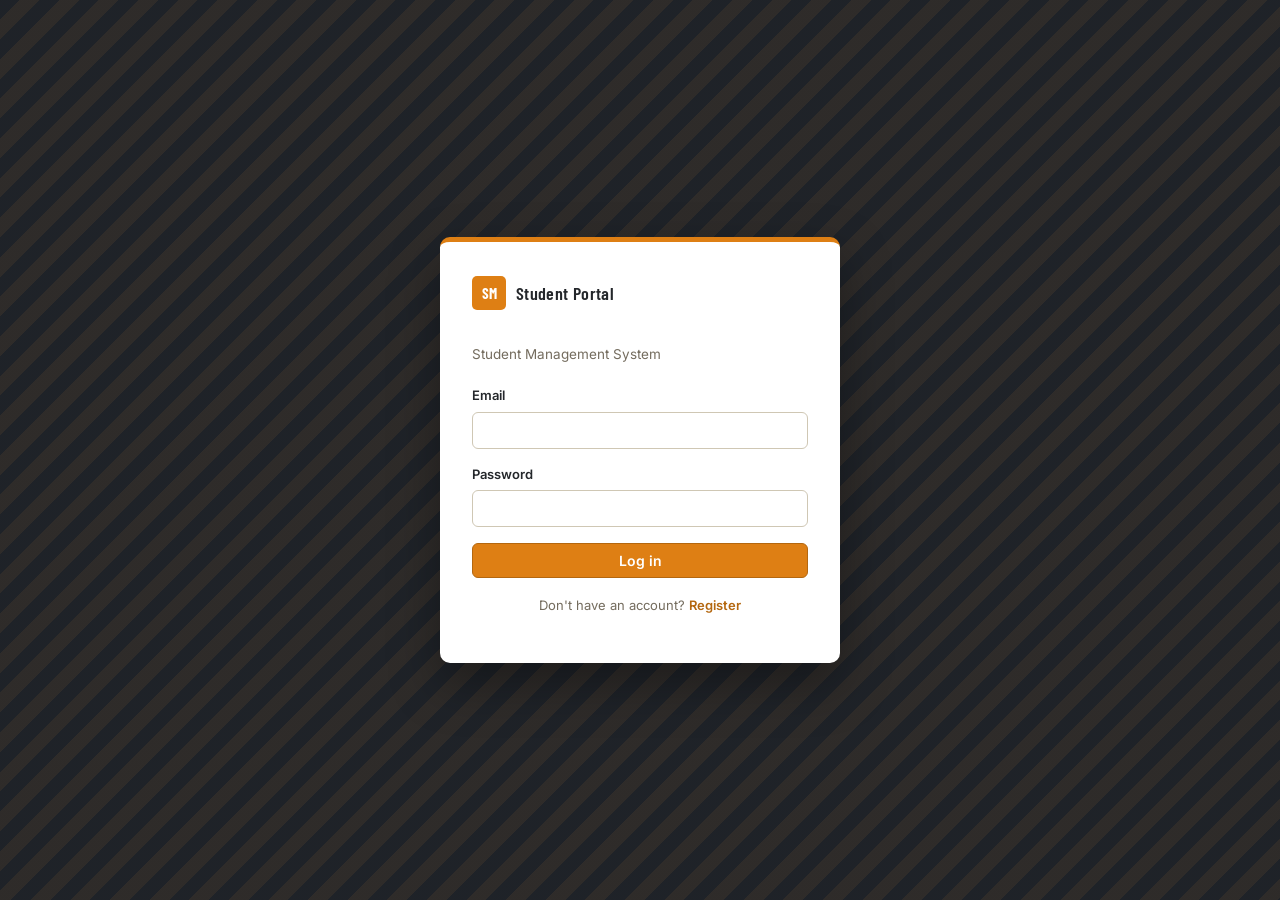
<file: SMS-full-project/SMS/student-management-system-frontEnd/index.html>
<!DOCTYPE html>
<html lang="en">

<head>
  <meta charset="UTF-8">
  <meta name="viewport" content="width=device-width, initial-scale=1.0">

  <title>Log In &middot; Student Portal</title>

  <link rel="stylesheet" href="css/style.css">
</head>

<body>

<div class="auth-page">

  <div class="auth-card">

    <div class="brand">
      <span class="brand-mark">SM</span>
      <span class="brand-text">Student&nbsp;Portal</span>
    </div>

    <p class="auth-subtitle">
      Student Management System
    </p>

    <div class="auth-error" id="login-error"></div>

    <form id="login-form">

      <div class="form-field">
        <label for="login-email">Email</label>

        <input
                type="email"
                id="login-email"
                required
                autocomplete="username"
        >
      </div>

      <div class="form-field">
        <label for="login-password">Password</label>

        <input
                type="password"
                id="login-password"
                required
                autocomplete="current-password"
        >
      </div>

      <button
              type="submit"
              class="btn btn-primary"
              style="width:100%"
              id="login-btn"
      >
        Log in
      </button>

    </form>

    <p class="auth-hint">
      Don't have an account?
      <a href="register.html">Register</a>
    </p>

  </div>

</div>

<div id="toast-stack"></div>

<script src="https://code.jquery.com/jquery-3.7.1.min.js"></script>

<script src="js/config.js"></script>
<script src="js/ajax/auth-api.js"></script>

<script src="js/ui.js"></script>

<script>if (localStorage.getItem('sms_token')) {

  window.location.href = 'dashboard.html';
}

$('#login-form').on('submit', function (e) {

  e.preventDefault();

  const email = $('#login-email')
          .val()
          .trim();

  const password = $('#login-password')
          .val();

  $('#login-error')
          .hide()
          .text('');

  $('#login-btn')
          .prop('disabled', true)
          .text('Logging in...');

  AuthApi.login({
    email: email,
    password: password
  })

          .then(function (data) {

            localStorage.setItem('sms_token', data.token);
            localStorage.setItem('sms_email', data.email);
            localStorage.setItem('sms_name', ((data.firstName || '') + ' ' + (data.lastName || '')).trim());
            localStorage.setItem('sms_role', data.role);

            window.location.href = 'dashboard.html';

          })

          .catch(function (err) {

            $('#login-error')
                    .text(
                            (err.responseJSON && err.responseJSON.message) ||
                            'Login failed.'
                    )
                    .show();

          })

          .always(function () {

            $('#login-btn')
                    .prop('disabled', false)
                    .text('Log in');
          });

});
</script>

</body>
</html>
</file>
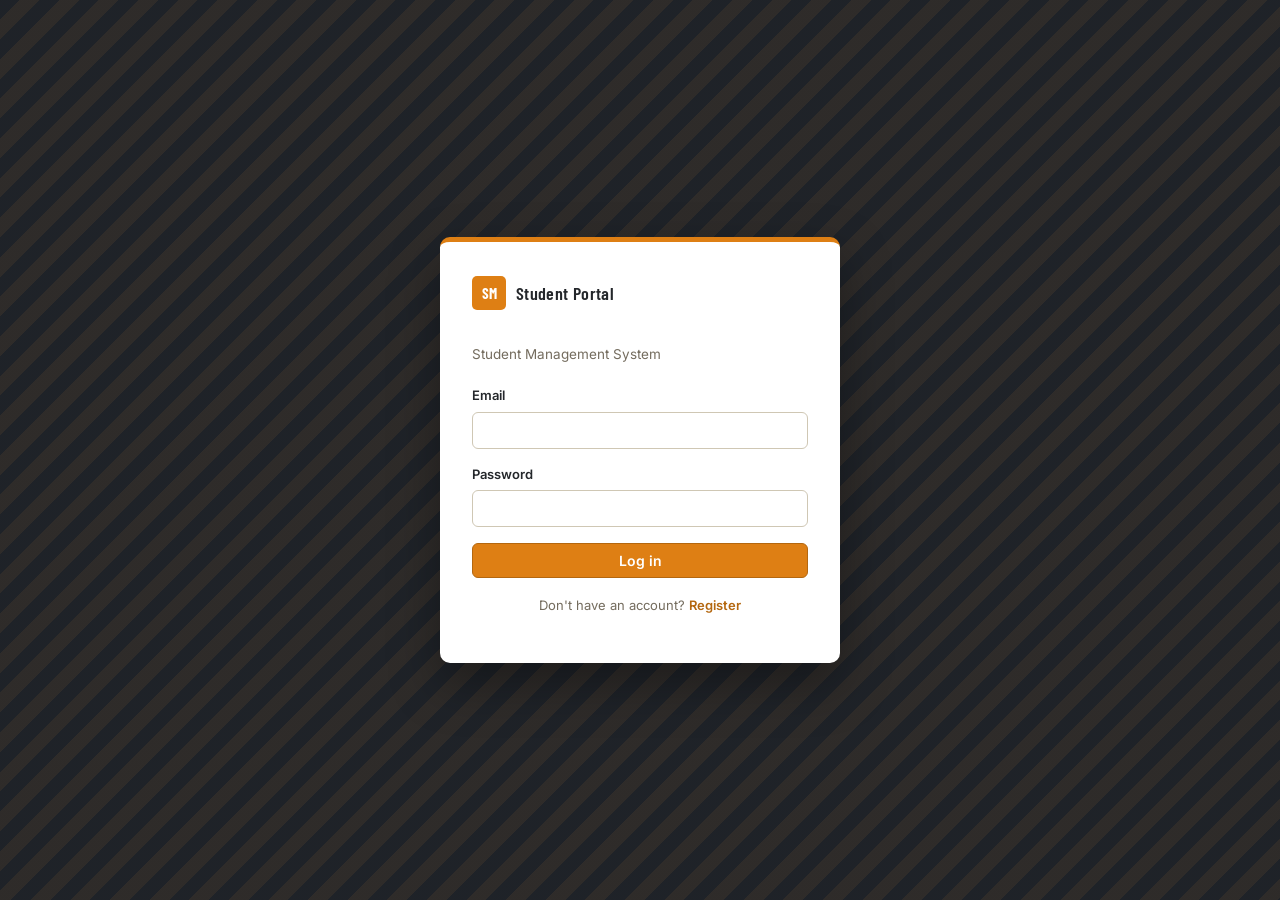
<file: SMS-full-project/SMS/student-management-system-frontEnd/batches.html>
<!DOCTYPE html>
<html lang="en">
<head>
<meta charset="UTF-8">
<meta name="viewport" content="width=device-width, initial-scale=1.0">
<title>Batches &middot; Student Portal</title>
<link rel="stylesheet" href="css/style.css">
</head>
<body>
<div class="app-shell">
  <aside id="sidebar"></aside>
  <div>
    <header id="topbar"></header>
    <main class="content">
      <div class="toolbar">
        <div class="toolbar-left">
          <input type="text" class="search-input" id="search-input" placeholder="Search batches...">
        </div>
        <button type="button" id="add-btn">+ New Batch</button>
      </div>
      <div id="table-container"></div>
    </main>
  </div>
</div>

<div id="drawer-overlay"></div>
<div id="drawer">
  <div class="drawer-header">
    <h2 id="drawer-title">Form</h2>
    <button class="drawer-close" onclick="UI.closeDrawer()">&times;</button>
  </div>
  <form id="drawer-form" style="display:flex; flex-direction:column; flex:1; min-height:0;">
    <div class="drawer-scroll">
      <div class="drawer-error" id="drawer-error"></div>
      <div id="drawer-body"></div>
    </div>
    <div class="drawer-footer">
      <button type="button" class="btn" onclick="UI.closeDrawer()">Cancel</button>
      <button type="submit" class="btn btn-primary" id="drawer-submit">Save</button>
    </div>
  </form>
</div>

<div id="confirm-overlay">
  <div class="confirm-box">
    <p id="confirm-message">Are you sure?</p>
    <div class="confirm-actions">
      <button class="btn" id="confirm-no">Cancel</button>
      <button class="btn btn-danger" id="confirm-yes">Delete</button>
    </div>
  </div>
</div>

<div id="toast-stack"></div>

<script src="https://code.jquery.com/jquery-3.7.1.min.js"></script>
<script src="js/config.js"></script>
<script src="js/ajax/courses-api.js"></script>
<script src="js/ajax/batches-api.js"></script>
<script src="js/ui.js"></script>
<script src="js/pages/batches.js"></script>
</body>
</html>
</file>
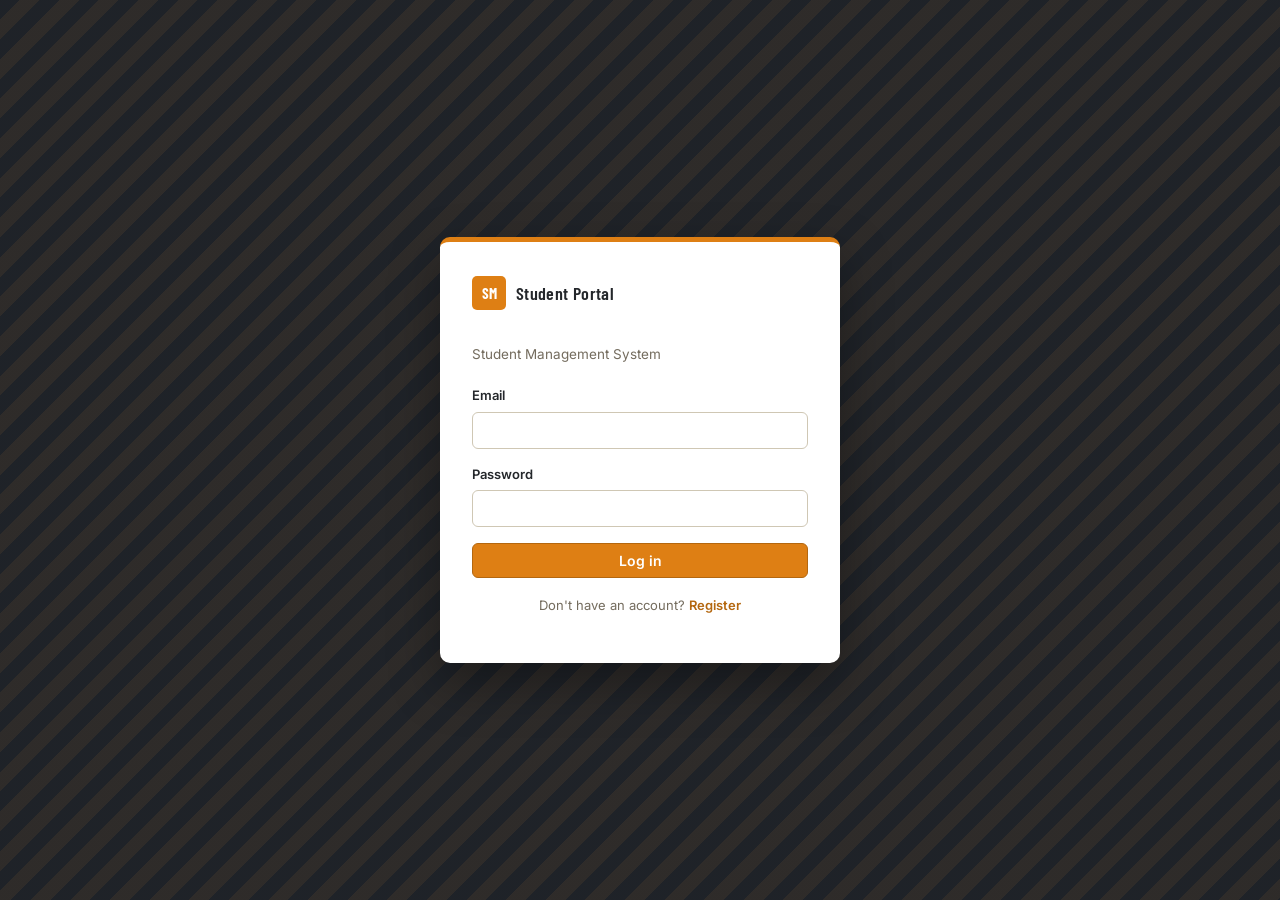
<file: SMS-full-project/SMS/student-management-system-frontEnd/courses.html>
<!DOCTYPE html>
<html lang="en">
<head>
<meta charset="UTF-8">
<meta name="viewport" content="width=device-width, initial-scale=1.0">
<title>Courses &middot; Student Portal</title>
<link rel="stylesheet" href="css/style.css">
</head>
<body>
<div class="app-shell">
  <aside id="sidebar"></aside>
  <div>
    <header id="topbar"></header>
    <main class="content">
      <div class="toolbar">
        <div class="toolbar-left">
          <input type="text" class="search-input" id="search-input" placeholder="Search courses...">
        </div>
        <button type="button" id="add-btn">+ New Course</button>
      </div>
      <div id="table-container"></div>
    </main>
  </div>
</div>

<div id="drawer-overlay"></div>
<div id="drawer">
  <div class="drawer-header">
    <h2 id="drawer-title">Form</h2>
    <button class="drawer-close" onclick="UI.closeDrawer()">&times;</button>
  </div>
  <form id="drawer-form" style="display:flex; flex-direction:column; flex:1; min-height:0;">
    <div class="drawer-scroll">
      <div class="drawer-error" id="drawer-error"></div>
      <div id="drawer-body"></div>
    </div>
    <div class="drawer-footer">
      <button type="button" class="btn" onclick="UI.closeDrawer()">Cancel</button>
      <button type="submit" class="btn btn-primary" id="drawer-submit">Save</button>
    </div>
  </form>
</div>

<div id="confirm-overlay">
  <div class="confirm-box">
    <p id="confirm-message">Are you sure?</p>
    <div class="confirm-actions">
      <button class="btn" id="confirm-no">Cancel</button>
      <button class="btn btn-danger" id="confirm-yes">Delete</button>
    </div>
  </div>
</div>

<div id="toast-stack"></div>

<script src="https://code.jquery.com/jquery-3.7.1.min.js"></script>
<script src="js/config.js"></script>
<script src="js/ajax/departments-api.js"></script>
<script src="js/ajax/courses-api.js"></script>
<script src="js/ui.js"></script>
<script src="js/pages/courses.js"></script>
</body>
</html>
</file>
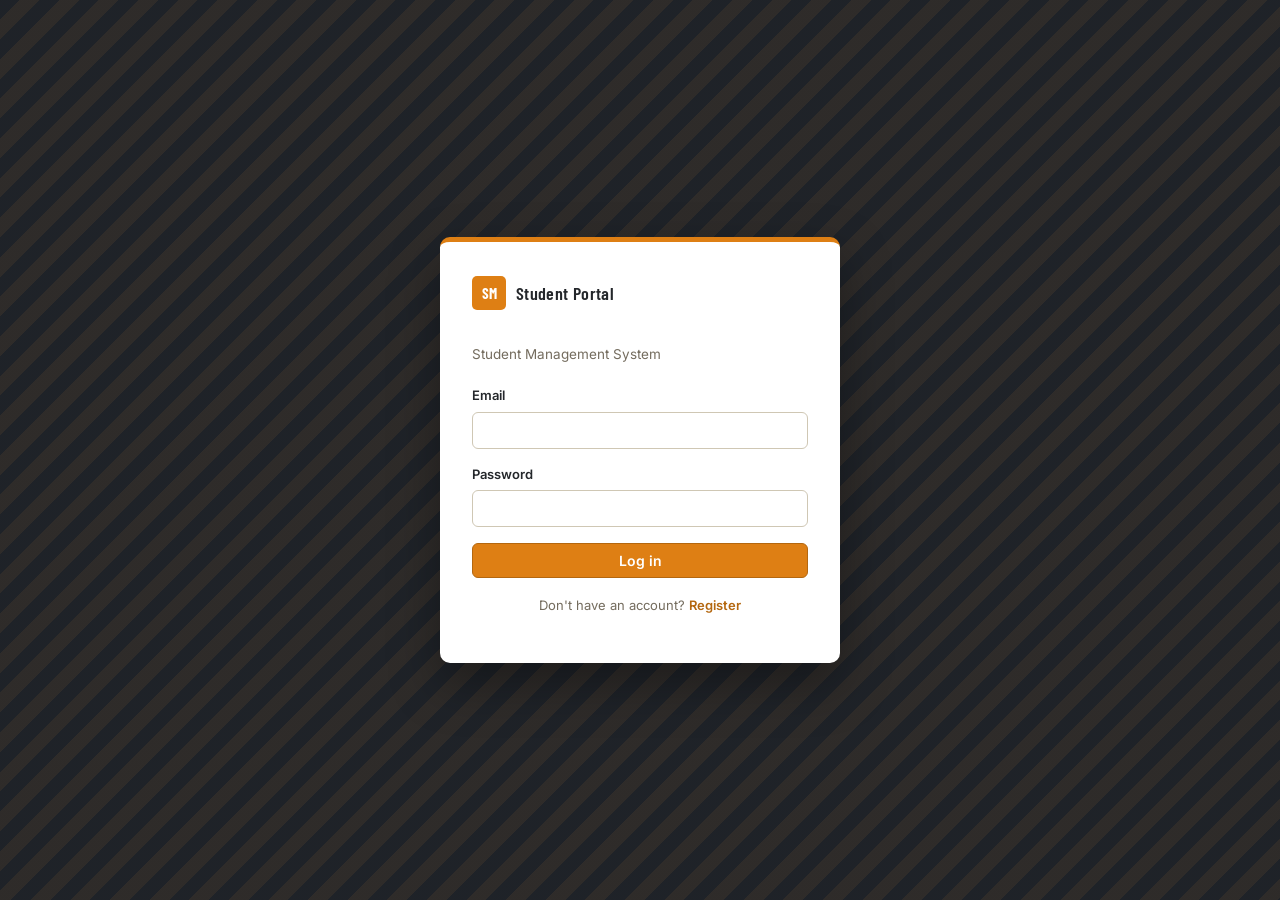
<file: SMS-full-project/SMS/student-management-system-frontEnd/dashboard.html>
<!DOCTYPE html>
<html lang="en">
<head>
<meta charset="UTF-8">
<meta name="viewport" content="width=device-width, initial-scale=1.0">
<title>Dashboard &middot; Student Portal</title>
<link rel="stylesheet" href="css/style.css">
</head>
<body>
<div class="app-shell">
  <aside id="sidebar"></aside>
  <div>
    <header id="topbar"></header>
    <main class="content">
      <div class="panel">
        <h2 class="panel-title">Welcome back</h2>
        <p class="panel-subtitle" id="welcome-line">Here's a quick snapshot of the system.</p>
      </div>
      <div class="stat-grid" id="stat-grid">
        <div class="stat-card"><div class="stat-value">&mdash;</div><div class="stat-label">Loading...</div></div>
      </div>

      <div class="panel">
        <h2 class="panel-title">Quick links</h2>
        <p class="panel-subtitle">Jump straight to a module.</p>
        <div id="quick-links" style="display:flex; gap:10px; flex-wrap:wrap;"></div>
      </div>
    </main>
  </div>
</div>

<div id="toast-stack"></div>

<script src="https://code.jquery.com/jquery-3.7.1.min.js"></script>
<script src="js/config.js"></script>
<script src="js/ajax/departments-api.js"></script>
<script src="js/ajax/courses-api.js"></script>
<script src="js/ajax/batches-api.js"></script>
<script src="js/ajax/students-api.js"></script>
<script src="js/ajax/payments-api.js"></script>
<script src="js/ui.js"></script>
<script src="js/pages/dashboard.js"></script>
</body>
</html>
</file>
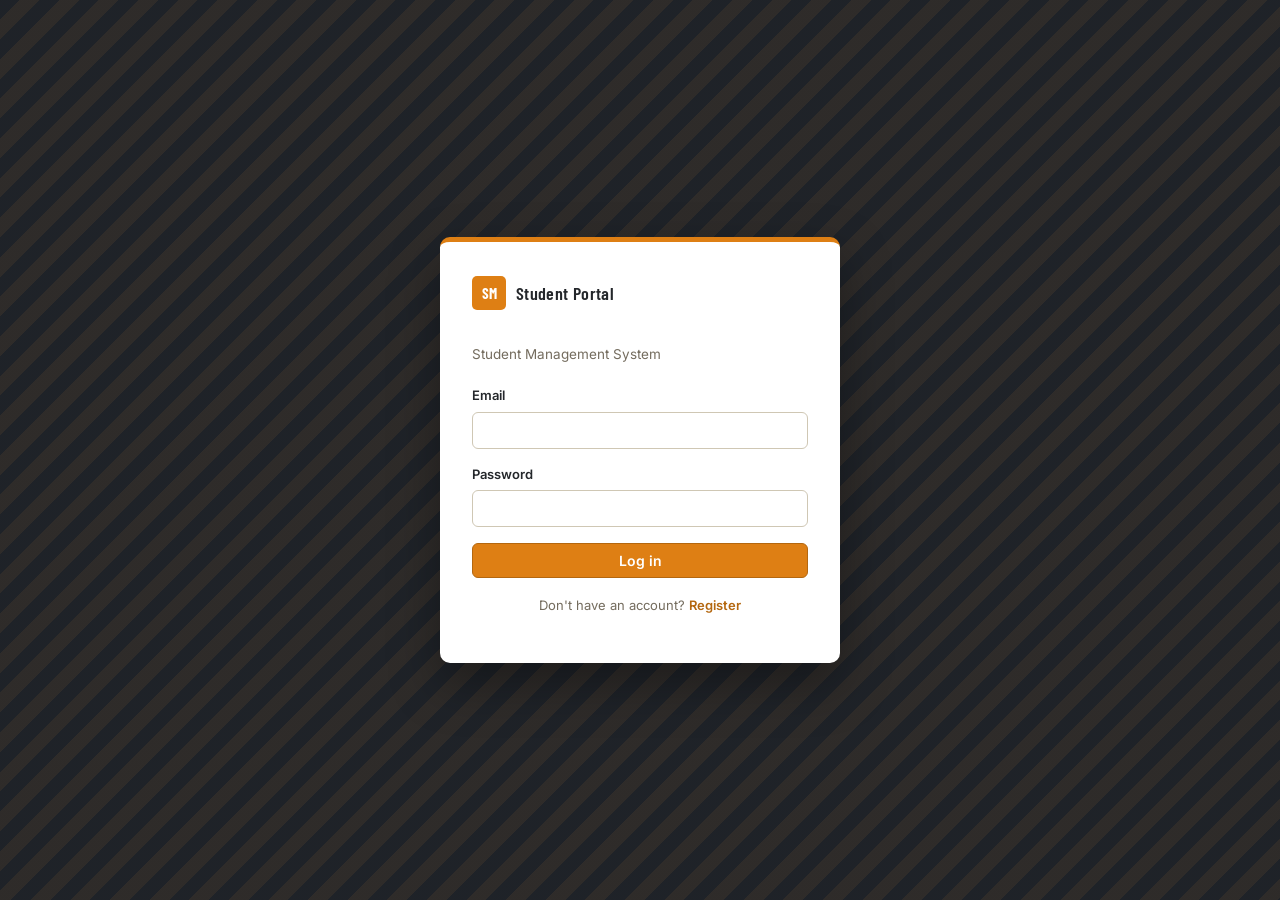
<file: SMS-full-project/SMS/student-management-system-frontEnd/departments.html>
<!DOCTYPE html>
<html lang="en">
<head>
<meta charset="UTF-8">
<meta name="viewport" content="width=device-width, initial-scale=1.0">
<title>Departments &middot; Student Portal</title>
<link rel="stylesheet" href="css/style.css">
</head>
<body>
<div class="app-shell">
  <aside id="sidebar"></aside>
  <div>
    <header id="topbar"></header>
    <main class="content">
      <div class="toolbar">
        <div class="toolbar-left">
          <input type="text" class="search-input" id="search-input" placeholder="Search departments...">
        </div>
        <button type="button" id="add-btn">+ New Department</button>
      </div>
      <div id="table-container"></div>
    </main>
  </div>
</div>

<div id="drawer-overlay"></div>
<div id="drawer">
  <div class="drawer-header">
    <h2 id="drawer-title">Form</h2>
    <button class="drawer-close" onclick="UI.closeDrawer()">&times;</button>
  </div>
  <form id="drawer-form" style="display:flex; flex-direction:column; flex:1; min-height:0;">
    <div class="drawer-scroll">
      <div class="drawer-error" id="drawer-error"></div>
      <div id="drawer-body"></div>
    </div>
    <div class="drawer-footer">
      <button type="button" class="btn" onclick="UI.closeDrawer()">Cancel</button>
      <button type="submit" class="btn btn-primary" id="drawer-submit">Save</button>
    </div>
  </form>
</div>

<div id="confirm-overlay">
  <div class="confirm-box">
    <p id="confirm-message">Are you sure?</p>
    <div class="confirm-actions">
      <button class="btn" id="confirm-no">Cancel</button>
      <button class="btn btn-danger" id="confirm-yes">Delete</button>
    </div>
  </div>
</div>

<div id="toast-stack"></div>

<script src="https://code.jquery.com/jquery-3.7.1.min.js"></script>
<script src="js/config.js"></script>
<script src="js/ajax/departments-api.js"></script>
<script src="js/ui.js"></script>
<script src="js/pages/departments.js"></script>
</body>
</html>
</file>
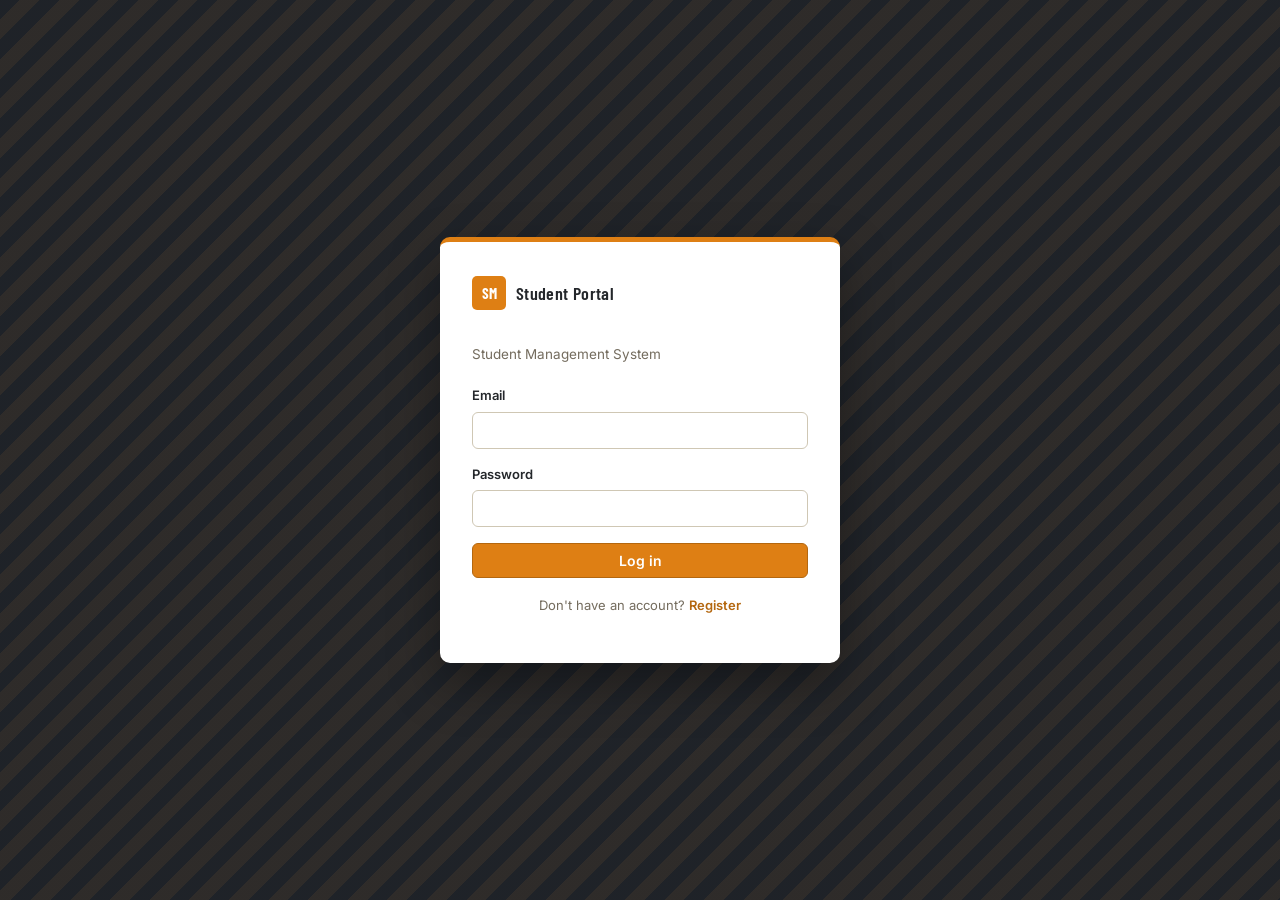
<file: SMS-full-project/SMS/student-management-system-frontEnd/payments.html>
<!DOCTYPE html>
<html lang="en">
<head>
<meta charset="UTF-8">
<meta name="viewport" content="width=device-width, initial-scale=1.0">
<title>Payments &middot; Student Portal</title>
<link rel="stylesheet" href="css/style.css">
</head>
<body>
<div class="app-shell">
  <aside id="sidebar"></aside>
  <div>
    <header id="topbar"></header>
    <main class="content">
      <div class="toolbar">
        <div class="toolbar-left">
          <input type="text" class="search-input" id="search-input" placeholder="Search payments...">
        </div>
        <button type="button" id="add-btn">+ New Payment</button>
      </div>
      <div id="table-container"></div>
    </main>
  </div>
</div>

<div id="drawer-overlay"></div>
<div id="drawer">
  <div class="drawer-header">
    <h2 id="drawer-title">Form</h2>
    <button class="drawer-close" onclick="UI.closeDrawer()">&times;</button>
  </div>
  <form id="drawer-form" style="display:flex; flex-direction:column; flex:1; min-height:0;">
    <div class="drawer-scroll">
      <div class="drawer-error" id="drawer-error"></div>
      <div id="drawer-body"></div>
    </div>
    <div class="drawer-footer">
      <button type="button" class="btn" onclick="UI.closeDrawer()">Cancel</button>
      <button type="submit" class="btn btn-primary" id="drawer-submit">Save</button>
    </div>
  </form>
</div>

<div id="confirm-overlay">
  <div class="confirm-box">
    <p id="confirm-message">Are you sure?</p>
    <div class="confirm-actions">
      <button class="btn" id="confirm-no">Cancel</button>
      <button class="btn btn-danger" id="confirm-yes">Delete</button>
    </div>
  </div>
</div>

<div id="toast-stack"></div>

<script src="https://code.jquery.com/jquery-3.7.1.min.js"></script>
<script src="js/config.js"></script>
<script src="js/ajax/students-api.js"></script>
<script src="js/ajax/payments-api.js"></script>
<script src="js/ui.js"></script>
<script src="js/pages/payments.js"></script>
</body>
</html>
</file>
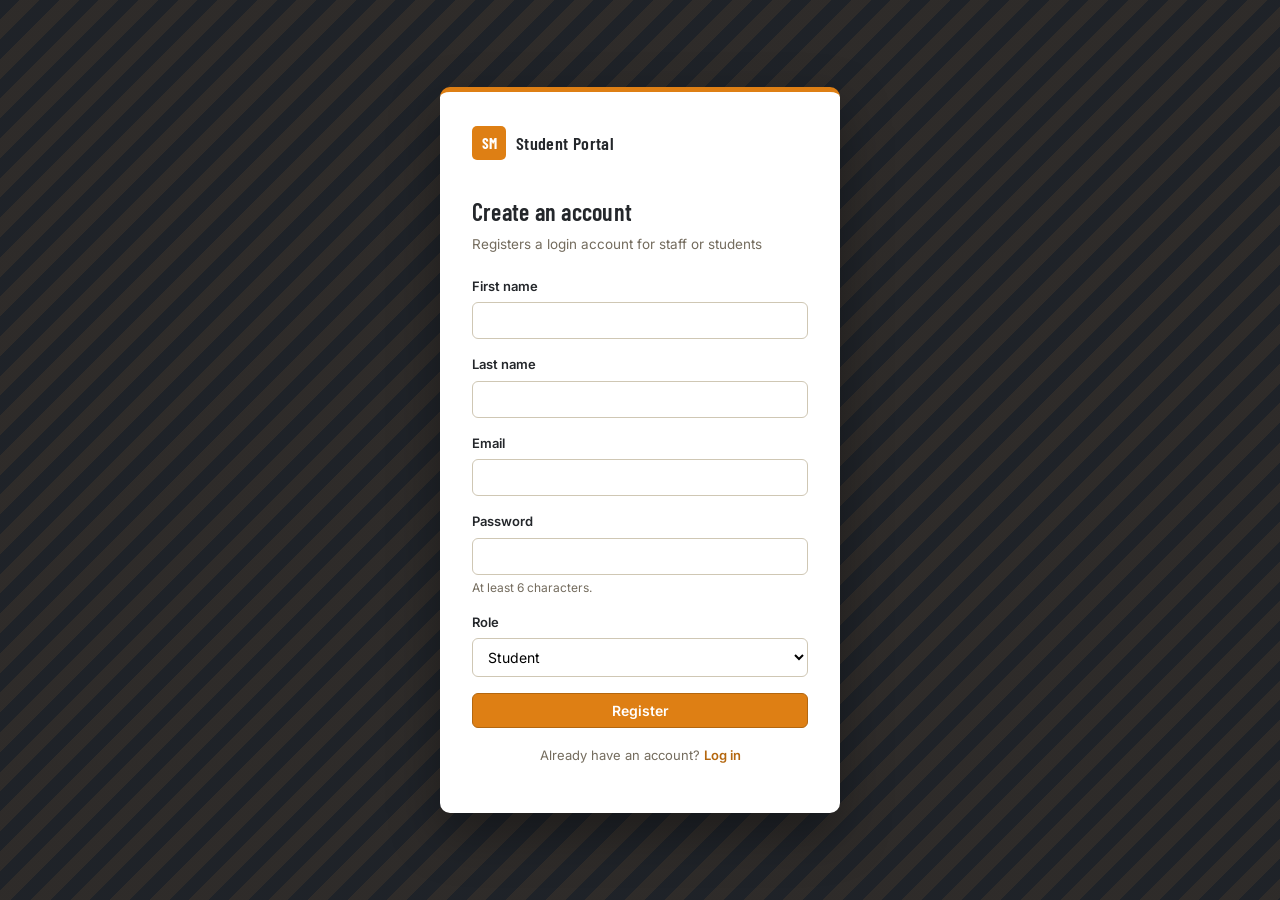
<file: SMS-full-project/SMS/student-management-system-frontEnd/register.html>
<!DOCTYPE html>
<html lang="en">
<head>
    <meta charset="UTF-8">
    <meta name="viewport" content="width=device-width, initial-scale=1.0">
    <title>Register &middot; Student Portal</title>
    <link rel="stylesheet" href="css/style.css">
</head>

<body>

<div class="auth-page">
    <div class="auth-card">

        <div class="brand">
            <span class="brand-mark">SM</span>
            <span class="brand-text">Student&nbsp;Portal</span>
        </div>

        <h1>Create an account</h1>
        <p class="auth-subtitle">Registers a login account for staff or students</p>

        <div class="auth-error" id="register-error"></div>

        <form id="register-form">

            <div class="form-field">
                <label for="reg-first-name">First name</label>
                <input
                        type="text"
                        id="reg-first-name"
                        required
                        autocomplete="given-name"
                >
            </div>

            <div class="form-field">
                <label for="reg-last-name">Last name</label>
                <input
                        type="text"
                        id="reg-last-name"
                        required
                        autocomplete="family-name"
                >
            </div>

            <div class="form-field">
                <label for="reg-email">Email</label>
                <input
                        type="email"
                        id="reg-email"
                        required
                        autocomplete="email"
                >
            </div>

            <div class="form-field">
                <label for="reg-password">Password</label>
                <input
                        type="password"
                        id="reg-password"
                        required
                        minlength="6"
                        autocomplete="new-password"
                >
                <span class="hint">At least 6 characters.</span>
            </div>

            <div class="form-field">
                <label for="reg-role">Role</label>
                <select id="reg-role">
                    <option value="ADMIN">Admin</option>
                    <option value="USER">Staff</option>
                    <option value="STUDENT" selected>Student</option>
                    <option value="GUEST">Guest</option>
                </select>
            </div>

            <button
                    type="submit"
                    class="btn btn-primary"
                    style="width:100%"
                    id="register-btn"
            >
                Register
            </button>

        </form>

        <p class="auth-hint">
            Already have an account?
            <a href="index.html">Log in</a>
        </p>

    </div>
</div>

<div id="toast-stack"></div>

<script src="https://code.jquery.com/jquery-3.7.1.min.js"></script>

<script src="js/config.js"></script>
<script src="js/ajax/auth-api.js"></script>

<script src="js/ui.js"></script>

<script>if (localStorage.getItem('sms_token')) {
        window.location.href = 'dashboard.html';
    }

    $('#register-form').on('submit', function (e) {

        e.preventDefault();

        const payload = {
            firstName: $('#reg-first-name').val().trim(),
            lastName: $('#reg-last-name').val().trim(),
            email: $('#reg-email').val().trim(),
            password: $('#reg-password').val(),
            role: $('#reg-role').val()
        };

        $('#register-error')
            .hide()
            .text('');

        $('#register-btn')
            .prop('disabled', true)
            .text('Registering...');

        AuthApi.register(payload)

            .then(() => {

                UI.toast(
                    'Account created. You can log in now.',
                    'success'
                );

                setTimeout(() => {
                    window.location.href = 'index.html';
                }, 800);

            })

            .catch((err) => {

                $('#register-error')
                    .text((err.responseJSON && err.responseJSON.message) || 'Registration failed.')
                    .show();

            })

            .finally(() => {

                $('#register-btn')
                    .prop('disabled', false)
                    .text('Register');

            });

    });
</script>

</body>
</html>
</file>
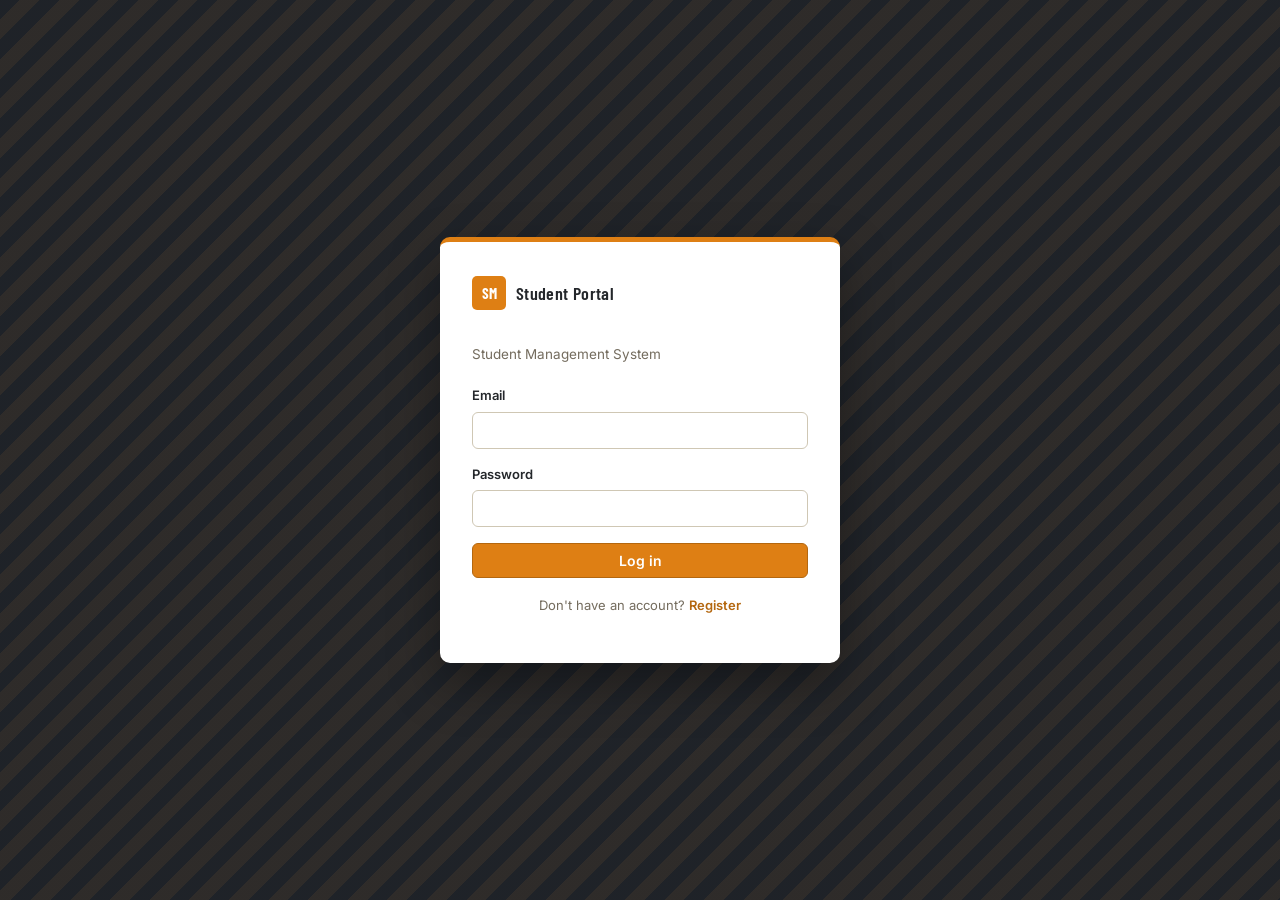
<file: SMS-full-project/SMS/student-management-system-frontEnd/students.html>
<!DOCTYPE html>
<html lang="en">
<head>
<meta charset="UTF-8">
<meta name="viewport" content="width=device-width, initial-scale=1.0">
<title>Students &middot; Student Portal</title>
<link rel="stylesheet" href="css/style.css">
</head>
<body>
<div class="app-shell">
  <aside id="sidebar"></aside>
  <div>
    <header id="topbar"></header>
    <main class="content">
      <div class="toolbar">
        <div class="toolbar-left">
          <input type="text" class="search-input" id="search-input" placeholder="Search students...">
        </div>
        <button type="button" id="add-btn">+ New Student</button>
      </div>
      <div id="table-container"></div>
    </main>
  </div>
</div>

<div id="drawer-overlay"></div>
<div id="drawer">
  <div class="drawer-header">
    <h2 id="drawer-title">Form</h2>
    <button class="drawer-close" onclick="UI.closeDrawer()">&times;</button>
  </div>
  <form id="drawer-form" style="display:flex; flex-direction:column; flex:1; min-height:0;">
    <div class="drawer-scroll">
      <div class="drawer-error" id="drawer-error"></div>
      <div id="drawer-body"></div>
    </div>
    <div class="drawer-footer">
      <button type="button" class="btn" onclick="UI.closeDrawer()">Cancel</button>
      <button type="submit" class="btn btn-primary" id="drawer-submit">Save</button>
    </div>
  </form>
</div>

<div id="confirm-overlay">
  <div class="confirm-box">
    <p id="confirm-message">Are you sure?</p>
    <div class="confirm-actions">
      <button class="btn" id="confirm-no">Cancel</button>
      <button class="btn btn-danger" id="confirm-yes">Delete</button>
    </div>
  </div>
</div>

<div id="toast-stack"></div>

<script src="https://code.jquery.com/jquery-3.7.1.min.js"></script>
<script src="js/config.js"></script>
<script src="js/ajax/batches-api.js"></script>
<script src="js/ajax/auth-api.js"></script>
<script src="js/ajax/students-api.js"></script>
<script src="js/ui.js"></script>
<script src="js/pages/students.js"></script>
</body>
</html>
</file>
<file: SMS-full-project/SMS/student-management-system-frontEnd/css/style.css>
@import url('https://fonts.googleapis.com/css2?family=Barlow+Condensed:wght@500;600;700&family=Inter:wght@400;500;600;700&family=JetBrains+Mono:wght@500&display=swap');

:root {
  --bg: #F2EFE8;
  --panel: #FFFFFF;
  --sidebar: #21252B;
  --sidebar-hover: #2B3038;
  --sidebar-active: #33393F;
  --ink: #24272B;
  --muted: #746C5E;
  --border: #E2DCCE;
  --border-strong: #CFC7B4;
  --amber: #DE7F14;
  --amber-dark: #B4670F;
  --green: #2E6E4E;
  --green-bg: #E4F0E8;
  --red: #BE4038;
  --red-bg: #F7E5E3;
  --blue: #2E5F8A;
  --blue-bg: #E4EDF5;
  --amber-bg: #FBEBD4;
  --radius: 6px;
  --shadow: 0 8px 24px rgba(33, 37, 43, 0.14);
}

* { box-sizing: border-box; }

html, body {
  margin: 0;
  padding: 0;
  background: var(--bg);
  color: var(--ink);
  font-family: 'Inter', -apple-system, BlinkMacSystemFont, sans-serif;
  font-size: 14.5px;
  line-height: 1.5;
}

h1, h2, h3, .condensed {
  font-family: 'Barlow Condensed', sans-serif;
  font-weight: 600;
  letter-spacing: 0.01em;
}

.mono {
  font-family: 'JetBrains Mono', monospace;
  font-size: 0.92em;
}

a { color: inherit; }

button {
  font-family: inherit;
  cursor: pointer;
}

.app-shell {
  display: grid;
  grid-template-columns: 240px 1fr;
  min-height: 100vh;
}

#sidebar {
  background: var(--sidebar);
  color: #E9E6DE;
  padding: 22px 14px 14px;
  position: sticky;
  top: 0;
  height: 100vh;
  overflow-y: auto;
  border-right: 3px solid var(--amber);
}

.brand {
  display: flex;
  align-items: center;
  gap: 10px;
  padding: 0 8px 20px;
  margin-bottom: 12px;
  border-bottom: 1px solid rgba(255,255,255,0.09);
}

.brand-mark {
  display: inline-flex;
  align-items: center;
  justify-content: center;
  width: 34px;
  height: 34px;
  background: var(--amber);
  color: #21252B;
  font-family: 'Barlow Condensed', sans-serif;
  font-weight: 700;
  font-size: 15px;
  border-radius: 5px;
}

.brand-text {
  font-family: 'Barlow Condensed', sans-serif;
  font-weight: 600;
  font-size: 18px;
  letter-spacing: 0.02em;
}

.nav-section { margin-bottom: 18px; }

.nav-section-title {
  font-family: 'Barlow Condensed', sans-serif;
  font-size: 12.5px;
  letter-spacing: 0.09em;
  text-transform: uppercase;
  color: #9A9284;
  margin: 0 0 6px 8px;
}

.nav-list { list-style: none; margin: 0; padding: 0; }

.nav-link {
  display: block;
  padding: 8px 10px;
  border-radius: 5px;
  text-decoration: none;
  color: #D8D4C9;
  font-size: 14.5px;
  margin-bottom: 2px;
  border-left: 3px solid transparent;
}

.nav-link:hover { background: var(--sidebar-hover); }

.nav-link.active {
  background: var(--sidebar-active);
  color: #fff;
  border-left-color: var(--amber);
  font-weight: 600;
}

#topbar {
  background: var(--panel);
  border-bottom: 1px solid var(--border);
  padding: 16px 28px;
  display: flex;
  align-items: center;
  justify-content: space-between;
  position: sticky;
  top: 0;
  z-index: 5;
}

.page-title {
  margin: 0;
  font-size: 26px;
  color: var(--ink);
}

.topbar-right { display: flex; align-items: center; gap: 14px; }

.user-chip {
  display: flex;
  align-items: center;
  gap: 8px;
  font-size: 13.5px;
  color: var(--muted);
}

.user-name { font-weight: 600; color: var(--ink); }

.role-pill {
  font-family: 'Barlow Condensed', sans-serif;
  font-size: 11.5px;
  letter-spacing: 0.06em;
  padding: 2px 8px;
  border-radius: 20px;
  font-weight: 600;
}
.role-ADMIN { background: var(--amber-bg); color: var(--amber-dark); }
.role-USER { background: var(--blue-bg); color: var(--blue); }

main.content {
  padding: 26px 28px 60px;
  max-width: 1180px;
}

.btn {
  border: 1px solid var(--border-strong);
  background: var(--panel);
  color: var(--ink);
  padding: 8px 16px;
  border-radius: var(--radius);
  font-size: 14px;
  font-weight: 600;
  transition: background .12s ease, border-color .12s ease;
}
.btn:hover { background: #F5F2EA; }
.btn:disabled { opacity: 0.6; cursor: not-allowed; }

.btn-primary {
  background: var(--amber);
  border-color: var(--amber-dark);
  color: #fff;
}
.btn-primary:hover { background: var(--amber-dark); }

.btn-danger {
  background: var(--panel);
  color: var(--red);
  border-color: var(--red);
}
.btn-danger:hover { background: var(--red-bg); }

.btn-ghost {
  background: transparent;
  border-color: transparent;
  color: var(--muted);
}
.btn-ghost:hover { background: rgba(0,0,0,0.05); }

.btn-small {
  padding: 5px 10px;
  font-size: 12.5px;
  border-radius: 4px;
}

.toolbar {
  display: flex;
  align-items: center;
  justify-content: space-between;
  gap: 12px;
  margin-bottom: 16px;
  flex-wrap: wrap;
}

.toolbar-left { display: flex; gap: 10px; align-items: center; flex-wrap: wrap; }

.search-input, select.filter-input {
  padding: 8px 12px;
  border: 1px solid var(--border-strong);
  border-radius: var(--radius);
  font-size: 14px;
  min-width: 220px;
  background: var(--panel);
}

.panel {
  background: var(--panel);
  border: 1px solid var(--border);
  border-radius: 8px;
  padding: 20px;
  margin-bottom: 20px;
}

.panel-title {
  margin: 0 0 4px;
  font-size: 20px;
}

.panel-subtitle {
  margin: 0 0 16px;
  color: var(--muted);
  font-size: 13.5px;
}

.stat-grid {
  display: grid;
  grid-template-columns: repeat(auto-fit, minmax(190px, 1fr));
  gap: 14px;
  margin-bottom: 24px;
}

.stat-card {
  background: var(--panel);
  border: 1px solid var(--border);
  border-left: 4px solid var(--amber);
  border-radius: 8px;
  padding: 16px 18px;
}

.stat-card .stat-value {
  font-family: 'Barlow Condensed', sans-serif;
  font-size: 32px;
  font-weight: 700;
  line-height: 1;
}

.stat-card .stat-label {
  color: var(--muted);
  font-size: 13px;
  margin-top: 6px;
}

.data-table {
  width: 100%;
  border-collapse: collapse;
  background: var(--panel);
  border: 1px solid var(--border);
  border-radius: 8px;
  overflow: hidden;
}

.data-table th {
  text-align: left;
  font-family: 'Barlow Condensed', sans-serif;
  font-size: 13px;
  letter-spacing: 0.05em;
  text-transform: uppercase;
  color: var(--muted);
  background: #F8F5EE;
  padding: 10px 14px;
  border-bottom: 1px solid var(--border);
  white-space: nowrap;
}

.data-table td {
  padding: 11px 14px;
  border-bottom: 1px solid var(--border);
  font-size: 14px;
  vertical-align: middle;
}

.data-table tbody tr:last-child td { border-bottom: none; }
.data-table tbody tr:hover { background: #FBF9F4; }

.col-actions { white-space: nowrap; text-align: right; }
.col-actions .btn { margin-left: 6px; }

.dim { color: #B4AC9C; }

.empty-state {
  background: var(--panel);
  border: 1px dashed var(--border-strong);
  border-radius: 8px;
  padding: 40px 20px;
  text-align: center;
  color: var(--muted);
}

.badge {
  display: inline-block;
  padding: 3px 10px;
  border-radius: 20px;
  font-size: 12px;
  font-weight: 600;
  font-family: 'Barlow Condensed', sans-serif;
  letter-spacing: 0.03em;
}
.badge-PENDING { background: var(--amber-bg); color: var(--amber-dark); }
.badge-CONFIRMED, .badge-OPEN { background: var(--blue-bg); color: var(--blue); }
.badge-IN_PROGRESS { background: var(--amber-bg); color: var(--amber-dark); }
.badge-COMPLETED, .badge-RECEIVED, .badge-PAID { background: var(--green-bg); color: var(--green); }
.badge-CANCELLED { background: var(--red-bg); color: var(--red); }
.badge-OVERDUE { background: var(--red-bg); color: var(--red); }
.badge-UNPAID { background: var(--red-bg); color: var(--red); }
.badge-PARTIALLY_PAID { background: var(--amber-bg); color: var(--amber-dark); }
.badge-true { background: var(--green-bg); color: var(--green); }
.badge-false { background: var(--red-bg); color: var(--red); }

.form-field { margin-bottom: 16px; }

.form-field label {
  display: block;
  font-size: 13px;
  font-weight: 600;
  margin-bottom: 6px;
  color: var(--ink);
}

.form-field .hint {
  display: block;
  font-size: 12px;
  color: var(--muted);
  margin-top: 4px;
}

.form-field input[type=text],
.form-field input[type=email],
.form-field input[type=number],
.form-field input[type=date],
.form-field input[type=time],
.form-field input[type=password],
.form-field select,
.form-field textarea {
  width: 100%;
  padding: 9px 11px;
  border: 1px solid var(--border-strong);
  border-radius: var(--radius);
  font-size: 14px;
  font-family: inherit;
  background: #fff;
}

.form-field textarea { resize: vertical; min-height: 70px; }

.form-field input:focus,
.form-field select:focus,
.form-field textarea:focus {
  outline: none;
  border-color: var(--amber);
  box-shadow: 0 0 0 3px rgba(222, 127, 20, 0.15);
}

.form-row { display: grid; grid-template-columns: 1fr 1fr; gap: 14px; }

.checkbox-row { display: flex; align-items: center; gap: 8px; }
.checkbox-row input { width: auto; }

.item-row {
  display: grid;
  grid-template-columns: 1fr 100px 32px;
  gap: 8px;
  align-items: end;
  margin-bottom: 10px;
}

.remove-item-btn {
  background: var(--red-bg);
  color: var(--red);
  border: none;
  border-radius: 5px;
  height: 38px;
  font-weight: 700;
}

#drawer-overlay {
  position: fixed;
  inset: 0;
  background: rgba(20, 22, 25, 0.4);
  opacity: 0;
  pointer-events: none;
  transition: opacity .18s ease;
  z-index: 40;
}
#drawer-overlay.open { opacity: 1; pointer-events: auto; }

#drawer {
  position: fixed;
  top: 0;
  right: 0;
  height: 100vh;
  width: 440px;
  max-width: 92vw;
  background: var(--panel);
  border-left: 4px solid var(--amber);
  box-shadow: var(--shadow);
  transform: translateX(100%);
  transition: transform .2s ease;
  z-index: 41;
  display: flex;
  flex-direction: column;
}
#drawer.open { transform: translateX(0); }

.drawer-header {
  padding: 20px 22px 14px;
  border-bottom: 1px solid var(--border);
  display: flex;
  align-items: center;
  justify-content: space-between;
}

.drawer-header h2 { margin: 0; font-size: 22px; }

.drawer-close {
  background: none;
  border: none;
  font-size: 20px;
  color: var(--muted);
  line-height: 1;
  padding: 4px;
}

.drawer-scroll {
  padding: 20px 22px;
  overflow-y: auto;
  flex: 1;
  min-height: 0;
}

.drawer-footer {
  padding: 16px 22px;
  border-top: 1px solid var(--border);
  display: flex;
  justify-content: flex-end;
  gap: 10px;
}

.drawer-error {
  display: none;
  background: var(--red-bg);
  color: var(--red);
  padding: 9px 12px;
  border-radius: 6px;
  font-size: 13px;
  margin-bottom: 14px;
}

#confirm-overlay {
  position: fixed;
  inset: 0;
  background: rgba(20, 22, 25, 0.4);
  display: none;
  align-items: center;
  justify-content: center;
  z-index: 50;
}
#confirm-overlay.open { display: flex; }

.confirm-box {
  background: var(--panel);
  border-radius: 8px;
  padding: 22px;
  width: 360px;
  max-width: 90vw;
  box-shadow: var(--shadow);
  border-top: 4px solid var(--red);
}

.confirm-box p { margin: 0 0 18px; font-size: 14.5px; }

.confirm-actions { display: flex; justify-content: flex-end; gap: 10px; }

#toast-stack {
  position: fixed;
  bottom: 20px;
  right: 20px;
  z-index: 60;
  display: flex;
  flex-direction: column;
  gap: 8px;
}

.toast {
  background: var(--ink);
  color: #fff;
  padding: 11px 16px;
  border-radius: 6px;
  font-size: 13.5px;
  opacity: 0;
  transform: translateY(6px);
  transition: opacity .2s ease, transform .2s ease;
  box-shadow: var(--shadow);
  border-left: 4px solid var(--amber);
}
.toast.show { opacity: 1; transform: translateY(0); }
.toast-success { border-left-color: var(--green); }
.toast-error { border-left-color: var(--red); }

.auth-page {
  min-height: 100vh;
  display: flex;
  align-items: center;
  justify-content: center;
  background:
    linear-gradient(rgba(33,37,43,0.93), rgba(33,37,43,0.93)),
    repeating-linear-gradient(135deg, #000 0 14px, #DE7F14 14px 28px);
  background-blend-mode: normal;
  padding: 20px;
}

.auth-card {
  background: var(--panel);
  border-radius: 10px;
  width: 400px;
  max-width: 100%;
  padding: 34px 32px;
  box-shadow: 0 20px 50px rgba(0,0,0,0.35);
  border-top: 5px solid var(--amber);
}

.auth-card .brand {
  border-bottom: none;
  padding: 0 0 22px;
  justify-content: flex-start;
}
.auth-card .brand-mark { background: var(--amber); color: #fff; }
.auth-card .brand-text { color: var(--ink); }

.auth-card h1 { font-size: 24px; margin: 0 0 4px; }
.auth-card .auth-subtitle { color: var(--muted); font-size: 13.5px; margin: 0 0 22px; }

.auth-error {
  display: none;
  background: var(--red-bg);
  color: var(--red);
  padding: 9px 12px;
  border-radius: 6px;
  font-size: 13px;
  margin-bottom: 16px;
}

.auth-hint {
  margin-top: 18px;
  font-size: 13px;
  color: var(--muted);
  text-align: center;
}

.auth-hint a { color: var(--amber-dark); font-weight: 600; text-decoration: none; }

.seed-note {
  margin-top: 16px;
  background: var(--amber-bg);
  color: var(--amber-dark);
  border-radius: 6px;
  padding: 9px 12px;
  font-size: 12.5px;
}

@media (max-width: 860px) {
  .app-shell { grid-template-columns: 1fr; }
  #sidebar { position: relative; height: auto; }
  main.content { padding: 18px; }
  .form-row { grid-template-columns: 1fr; }
}
</file>
